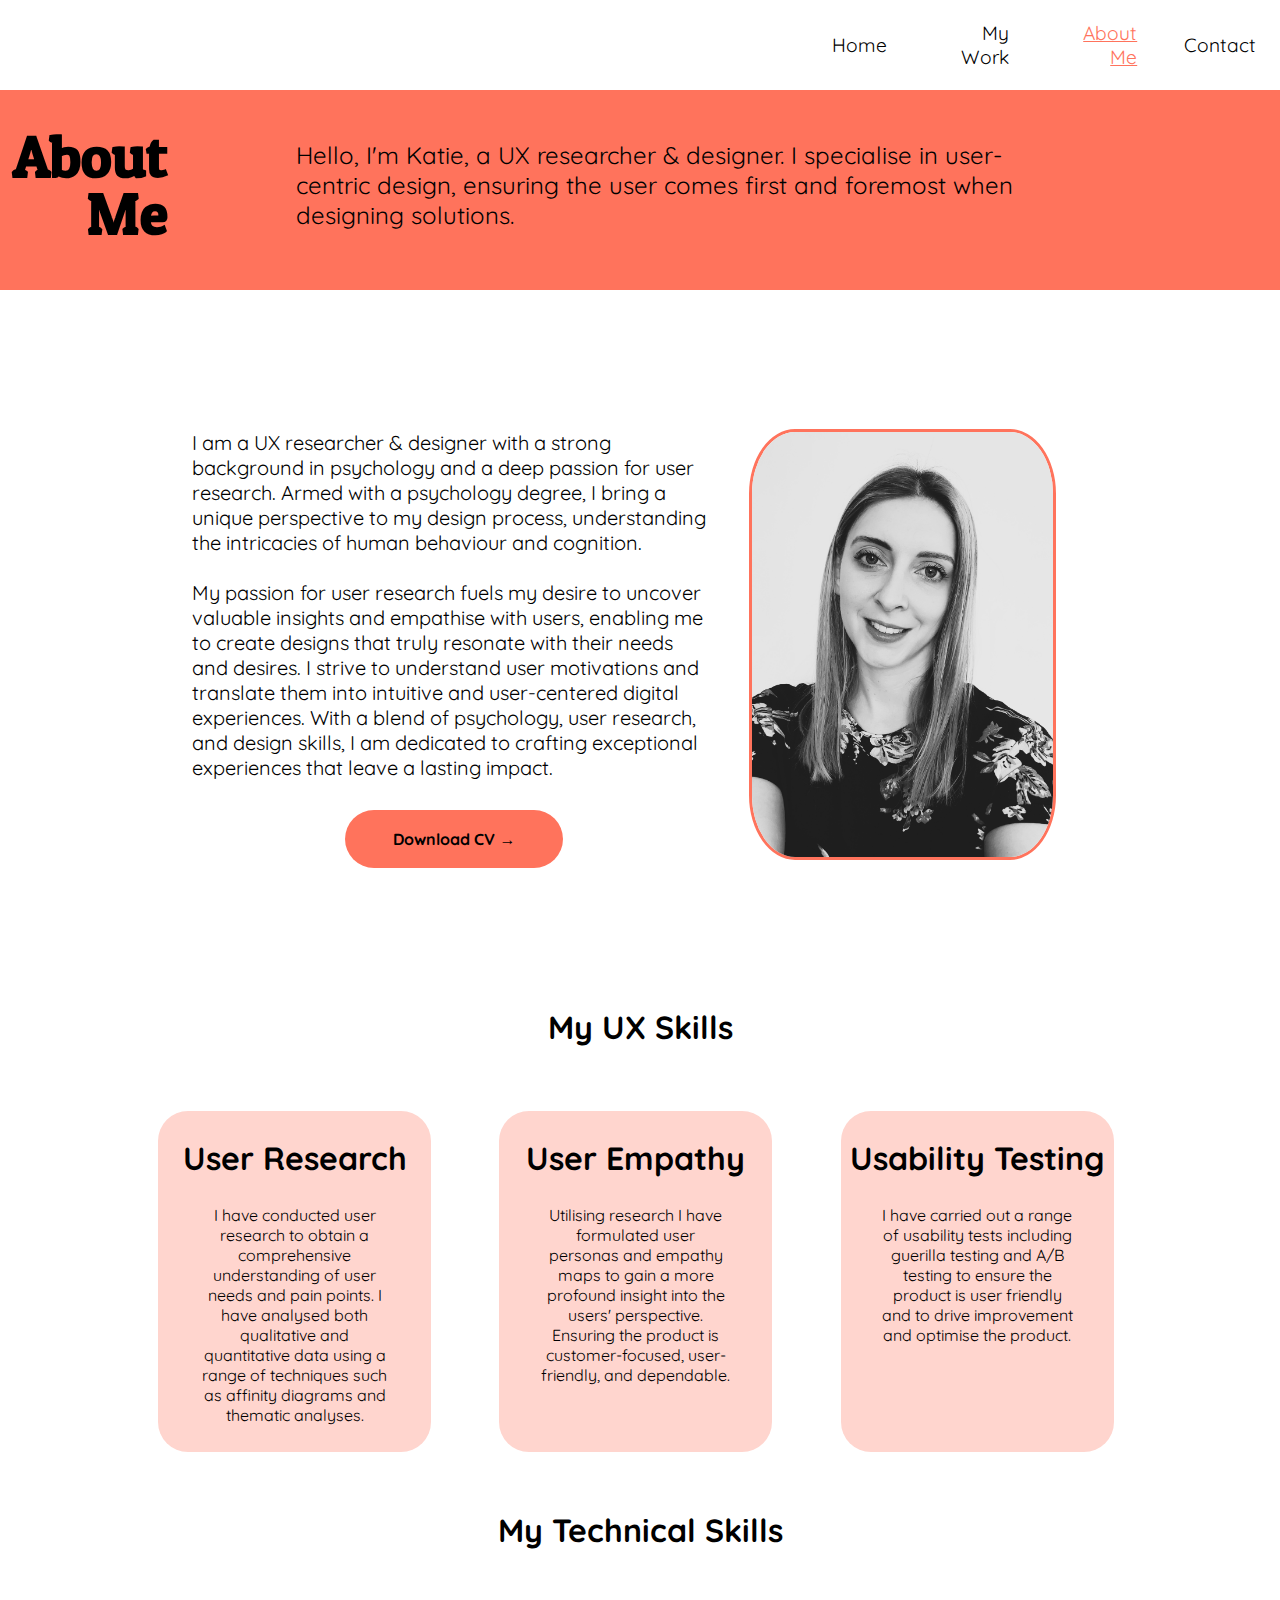
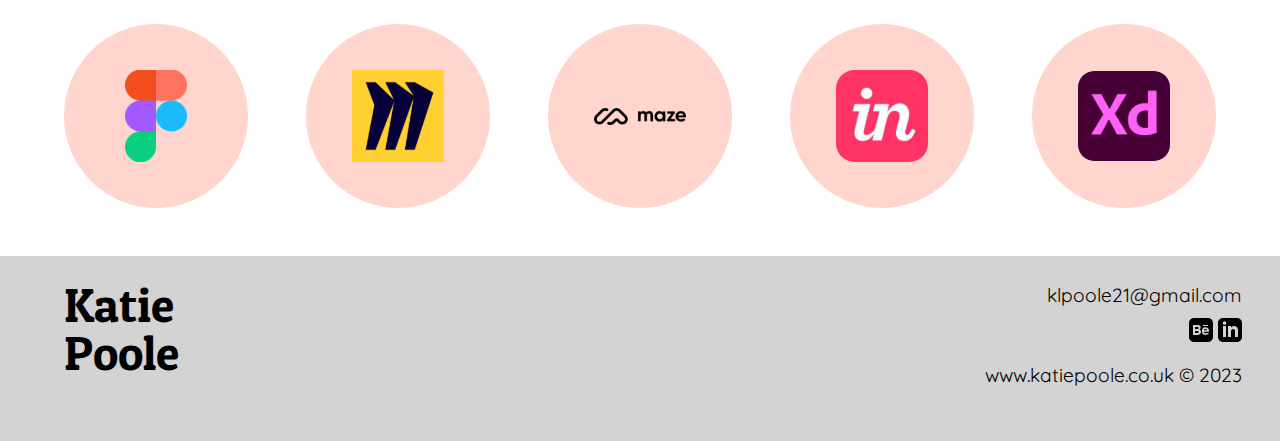
<file: aboutme.html>
<!DOCTYPE html>
<html>

<head>
    <meta charset="utf-8 ">
    <meta name="viewport" content="width=device-width, initial-scale=1">
    <title>Katie Poole About Me</title>
    <link rel="stylesheet" href="/index.css">
    <link rel="preconnect" href="https://fonts.googleapis.com">
    <link rel="preconnect" href="https://fonts.gstatic.com" crossorigin>
    <link href="https://fonts.googleapis.com/css2?family=Patua+One&family=Quicksand:wght@400;500;600;700&display=swap"
        rel="stylesheet">
</head>

<body>

    <header class="navigation">
        <nav class="inlineBlock w40 flexEnd">
            <ul class="navbarList flexEnd">
                <li class="inlineBlock"><a href="index.html">Home</a></li>
                <li class="inlineBlock"><a href="mywork.html">My Work</a></li>
                <li class="inlineBlock"><a href="aboutme.html" class="inuse">About Me</a></li>
                <li class="inlineBlock">Contact</li>
            </ul>
        </nav>

    </header>
    <section class="heading">
        <div class="banner">
            <h1 class="pageHeading">About<br>Me</h1>
            <p class="headingText">Hello, I'm Katie, a UX researcher & designer. I specialise in user-centric design,
                ensuring the user comes first and foremost when designing solutions.</p>
        </div>

    </section>

    <section class="aboutMeSection">
        <div class="textDiv">
            <p class="aboutMeParagraph">I am a UX researcher & designer with a strong background in psychology and a
                deep
                passion
                for user research. Armed with a psychology degree, I bring a unique perspective to my design process,
                understanding the intricacies of human behaviour and cognition. 
                <br><br>
                My passion for user research fuels my desire to uncover valuable insights and empathise with users,
                enabling
                me to create designs that truly resonate with their needs and desires. I strive to understand user
                motivations and translate them into intuitive and user-centered digital experiences. With a blend of
                psychology, user research, and design skills, I am dedicated to crafting exceptional experiences that
                leave
                a lasting impact.
            </p>
        </div>

        
            <div class="buttonContainer">
                <a href="Documents\CV.pdf" target="_blank" rel="noopener noreferrer"
                    class="buttonStyle buttonHover">Download CV &#x2192;</a>
            </div>
        
        


        <div class="ImgKatie">
            <img src="Images\About Me Photo.jpg" class="aboutMeImg" alt="photo of person">
        </div>



    </section>

    <!--  My UX Skills section coded using CSS flex -->
    <section>

        <div class="skillsHeading">
            <h1>My UX Skills</h1>
        </div>

        <div class="skillsFlex">
            <div class="skillsContainerCommon skillsContainer">
                <div class="pinkBackground">
                    <h1>User Research</h1>
                    <p class="skillsText">I have conducted user research to obtain a comprehensive understanding of user
                        needs
                        and pain points. I have analysed both qualitative and quantitative data using a range of
                        techniques
                        such
                        as
                        affinity diagrams and thematic analyses.
                    </p>
                </div>
            </div>

            <div class="skillsContainerCommon skillsContainer">
                <div class="pinkBackground">
                    <h1>User Empathy</h1>
                    <p class="skillsText">Utilising research I have formulated user personas and empathy maps to gain a
                        more
                        profound insight into the users' perspective. Ensuring the product is customer-focused,
                        user-friendly, and dependable.
                    </p>
                </div>
            </div>

            <div class="skillsContainerCommon skillsContainer">
                <div class="pinkBackground">
                    <h1>Usability Testing</h1>
                    <p class="skillsText">I have carried out a range of usability tests including guerilla testing and
                        A/B
                        testing to ensure the product is user friendly and to drive improvement and optimise the
                        product.
                    </p>
                </div>
            </div>
        </div>

    </section>


    <section class="myTechnicalSkills">
        <div class="tskillsHeading">
            <h1>My Technical Skills</h1>
        </div>
        <div class="tSkillsContainer1 skillsContainerCommon">
            <div class="pinkCircle">
                <img src="Images\Frame 62figma.svg" class="tSkillsLogo" alt="Figma Logo">
            </div>
        </div>
        <div class="tSkillsContainer2 skillsContainerCommon">
            <div class="pinkCircle">
                <img src="Images\Frame 63miro.svg" class="tSkillsLogo" alt="Miro Logo">

            </div>
        </div>
        <div class="tSkillsContainer3 skillsContainerCommon">
            <div class="pinkCircle">
                <img src="Images\Frame 64maze.svg" class="tSkillsLogo" alt="Maze Logo">

            </div>
        </div>
        <div class="tSkillsContainer4 skillsContainerCommon">
            <div class="pinkCircle">
                <img src="Images\Frame 65inv.svg" class="tSkillsLogo invisionLogo" alt="Invision Logo">

            </div>
        </div>
        <div class="tSkillsContainer5 skillsContainerCommon">
            <div class="pinkCircle">
                <img src="Images\Frame 66xd.svg" class="tSkillsLogo" alt="AdobeXD Logo">

            </div>
        </div>

    </section>

    <footer class="footerRow">
        <div class="footerLogo">
            Katie
            <br>
            Poole
        </div>
        <div class="footerList">
            <ul>
                <li>klpoole21@gmail.com</li>
                <li><img src="Images\iconmonstr-behance-3.svg" class="" alt="LinkedIn Logo"> <img
                        src="Images\iconmonstr-linkedin-3.svg" class="" alt="Behance logo"></li>
                <li>www.katiepoole.co.uk © 2023</li>
            </ul>
        </div>
    </footer>








</body>

</html>
</file>
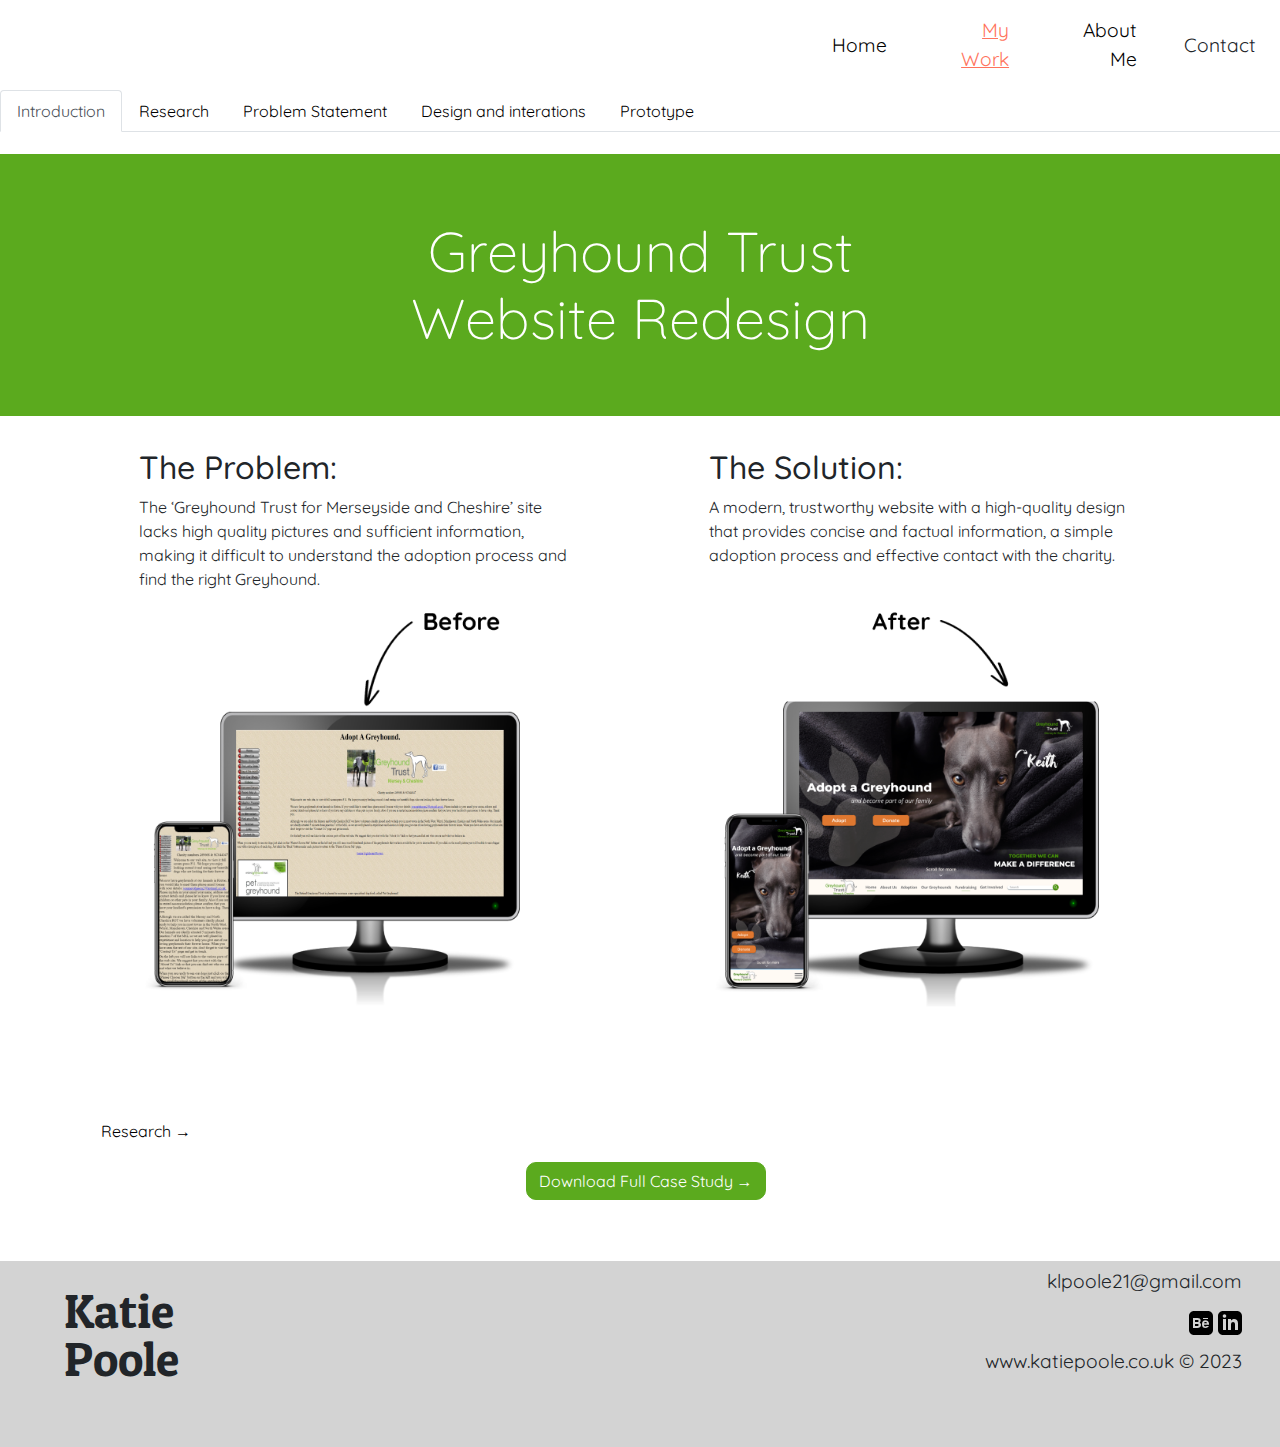
<file: casestudygh.html>
<!DOCTYPE html>
<html>

<head>
    <meta charset="utf-8 ">
    <meta name="viewport" content="width=device-width, initial-scale=1">
    <title>Katie Poole</title>
    <link rel="stylesheet" href="https://cdn.jsdelivr.net/npm/bootstrap@4.0.0/dist/css/bootstrap.min.css"
        integrity="sha384-Gn5384xqQ1aoWXA+058RXPxPg6fy4IWvTNh0E263XmFcJlSAwiGgFAW/dAiS6JXm" crossorigin="anonymous">
    <link rel="stylesheet" href="/index.css">
    <link rel="preconnect" href="https://fonts.googleapis.com">
    <link rel="preconnect" href="https://fonts.gstatic.com" crossorigin>
    <link href="https://fonts.googleapis.com/css2?family=Patua+One&family=Quicksand:wght@400;500;600;700&display=swap"
        rel="stylesheet">
    <script src="https://ajax.googleapis.com/ajax/libs/jquery/3.6.4/jquery.min.js"></script>
</head>

<body>

    <header class="navigation">
        <nav class="inlineBlock w40 flexEnd">
            <ul class="navbarList flexEnd">
                <li class="inlineBlock"><a href="index.html">Home</a></li>
                <li class="inlineBlock"><a href="mywork.html" class="inuse">My Work</li>
                <li class="inlineBlock"><a href="aboutme.html">About Me</a></li>
                <li class="inlineBlock">Contact</li>
            </ul>
        </nav>


    </header>

    <!-- navigation using nav component -->

    <ul class="nav nav-tabs tabNav" id="myTab" role="tablist">
        <li class="nav-item">
            <a class="nav-link active" id="intro-tab" data-toggle="tab" href="#intro" role="tab" aria-controls="intro"
                aria-selected="true">Introduction</a>
        </li>
        <li class="nav-item">
            <a class="nav-link" id="research-tab" data-toggle="tab" href="#research" role="tab" aria-controls="research"
                aria-selected="false">Research</a>
        </li>
        <li class="nav-item">
            <a class="nav-link" id="problem-tab" data-toggle="tab" href="#problem" role="tab" aria-controls="problem"
                aria-selected="false">Problem Statement</a>
        </li>
        <li class="nav-item">
            <a class="nav-link" id="design-tab" data-toggle="tab" href="#design" role="tab" aria-controls="design"
                aria-selected="false">Design and interations</a>
        </li>
        <li class="nav-item">
            <a class="nav-link" id="prototype-tab" data-toggle="tab" href="#prototype" role="tab"
                aria-controls="prototype" aria-selected="false">Prototype</a>
        </li>
    </ul>

    <!-- Introduction to the business using junbotron component and Bootstrap 4 col system-->
    <div class="tab-content" id="myTabContent">
        <div class="tab-pane fade show active" id="intro" role="tabpanel" aria-labelledby="intro-tab">
            <div class="jumbotron jumbotron-fluid greenHeader">
                <div class="container">
                    <h1 class="display-4 center">Greyhound Trust <br>Website Redesign</h1>
                </div>
            </div>
            <div class="container">
                <div class="row">
                    <div class="col-md-6">
                        <div class="intro">
                            <h2>The Problem:</h2>
                            <p>The ‘Greyhound Trust for Merseyside and Cheshire’ site lacks high quality pictures
                                and
                                sufficient
                                information, making it difficult to understand the adoption process and find the
                                right
                                Greyhound.
                            </p>
                            <img src="Images\Group 17.png" class="ghIntroPics">
                        </div>
                    </div>

                    <div class="col-md-6">
                        <div class="intro">
                            <h2>The Solution:</h2>
                            <p>A modern, trustworthy website with a high-quality design that provides concise and
                                factual
                                information, a simple adoption process and effective contact with the charity.
                            </p><br>
                            <img src="Images\Group 16.png" class="ghIntroPics">

                        </div>
                    </div>
                </div>
                <div class="row space">
                </div>

                <div class="nav" id="myTab" role="tablist">
                    <li class="nav-item">
                        <a class="nav-link" id="research-tab" data-toggle="tab" href="#research"  role="tab"
                            aria-controls="research" aria-selected="false">Research &#x2192;</a>
                    </li>
                </div>


                <div class="row">
                    <div class="col">
                        <div class="buttonContainer">
                            <a href="Documents\Portfolio Wireframes - desktop.pdf" target="_blank"
                                rel="noopener noreferrer" class="btn btn-primary ghButton">Download Full Case Study
                                &#x2192;</a>
                        </div>

                    </div>
                </div>

                <div class="row space">

                </div>


            </div>
        </div>

        <!-- Research using junbotron component and Bootstrap 4 col system-->

        <div class="tab-pane fade" id="research" role="tabpanel" aria-labelledby="research-tab">

            <div class="jumbotron jumbotron-fluid greenHeader">
                <div class="container">
                    <h1 class="display-4 center problemHeading">Understanding the Problem</h1>
                </div>
            </div>


            <div class="container">
                <div class="row">
                    <p>To find out the problems users were having wth the current website we conducted
                        in-depth research and a
                        comprehensive heuristic evaluation</p>
                </div>

                <div class="row">
                    <div class="col-md-4">
                        <div class="researchContainer">
                            <h2>6</h2>
                            <p>Usability tests</p>
                        </div>
                    </div>
                    <div class="col-md-4">
                        <div class="researchContainer">
                            <h2>47</h2>
                            <p>Survey Respondents</p>
                        </div>
                    </div>
                    <div class="col-md-4">
                        <div class="researchContainer">
                            <h2>6</h2>
                            <p>Competitor sites analysed</p>
                        </div>
                    </div>
                </div>

                <div class="row">
                    <h2>Research Findings</h2>
                    <p><br>We analysed the results using an affinity diagram and categorised the responses. The main
                        issues
                        that were highlighted were people did not like the design and layout, they thought the design
                        looked outdated and they felt the placement of images and information were wrong. This led the
                        users to not trust the website</p>

                </div>

                <div class="row">
                    <div class="col-md-6">
                        <div class="researchContainer orange">
                            <h2>98%</h2>
                            <p>
                                of respondents thought it was important for the website to provide <strong>comprehensive
                                    information</strong> about greyhound characteristics, behaviour, and specific care
                                needs.
                            </p>
                        </div>
                    </div>
                    <div class="col-md-6">
                        <div class="researchContainer orange">
                            <h2>94%</h2>
                            <p>of respondents thought seeing the registered charity number was essential to make the
                                website look trustworthy</p>
                            <br><br>
                        </div>
                    </div>
                </div>

                <div class="row">
                    <div class="col-md-6">
                        <div class="researchContainer orange small">
                            <h5>I don't like the low quality pictures.<br><br></h5>
                        </div>
                    </div>

                    <div class="col-md-6">
                        <div class="researchContainer small">
                            <h5>The website looks so old and outdated it looks like they’re not around.</h5>
                        </div>
                    </div>
                </div>

                <div class="row">
                    <div class="col-md-6">
                        <div class="researchContainer small">
                            <h5>I don’t understand some of the writing e.g. “the lucky ones”.</h5>
                        </div>
                    </div>

                    <div class="col-md-6">
                        <div class="researchContainer orange small">
                            <h5>Layout doesn’t look trustworthy. I would not donate.</h5>
                        </div>
                    </div>
                </div>

                <div class="row">
                    <p><br><br>To help us empathise with our users and understand their problems in more depth we
                        collated our research findings into a user persona and empathy map.</p>

                    <div class="empathyMapContainer">

                        <img src="Images\Empathy Map GH.png" class="empathyMap">

                    </div>
                </div>

                <div class="row space">
                </div>

                <div class="nav" id="myTab" role="tablist">
                    <li class="nav-item">
                        <a class="nav-link" id="problem-tab" data-toggle="tab" href="#problem" role="tab"
                            aria-controls="problem" aria-selected="false">Problem Statement &#x2192;</a>
                    </li>
                </div>



                <div class="row space">

                </div>



            </div>
        </div>

        <!-- Problem Statement using junbotron component and Bootstrap 4 col system-->

        <div class="tab-pane fade" id="problem" role="tabpanel" aria-labelledby="problem-tab">

            <div class="jumbotron jumbotron-fluid greenHeader">
                <div class="container">
                    <h1 class="display-4 center problemHeading">Problem Statement</h1>

                </div>
            </div>

            <div class="container">
                <div class="row">
                    <h5>
                        Research found the website contained <strong> low quality images,</strong> an
                        <strong>inconsistent colour scheme</strong> and a <strong>lack of standard website
                        </strong>navigation <strong>header and footer</strong> features. This led users to <strong>lose
                            trust </strong>in the website, which resulted in the <strong>charity losing
                            sponsors.</strong> Users are seeking a <strong>trustworthy website </strong>with a
                        <strong>high-quality design</strong> that provides <strong>concise and factual</strong>
                        information, a <strong>simple adoption process</strong> and effective contact with the charity.
                    </h5>
                </div>

                <div class="row space">
                </div>


                <div class="nav" id="myTab" role="tablist">
                    <li class="nav-item">
                        <a class="nav-link" id="design-tab" data-toggle="tab" href="#design" role="tab"
                            aria-controls="design" aria-selected="false">Design and interations &#x2192;</a>
                    </li>
                </div>

                <div class="row spaceBig">

                </div>

            </div>



        </div>


        <!-- Iteration section using junbotron component and Bootstrap 4 col system-->


        <div class="tab-pane fade" id="design" role="tabpanel" aria-labelledby="design-tab">
            <div class="jumbotron jumbotron-fluid greenHeader">
                <div class="container">
                    <h1 class="display-4 center problemHeading problemHeadingMobile">Design and Iterations</h1>

                </div>
            </div>

            <div class="container">
                <div class="row">
                    <p>We brainstormed using the I like, I wish, What if method and then prioritised using a feature
                        prioritisation method. We focussed on features that were a high priority for users and a high
                        priority for the charity.

                        <br><br> With the features that were selected for development we created a user journey map, a
                        storyboard
                        and user flows to map out the new user experience. We also redesigned the navigation and created
                        a new sitemap.

                        <br><br>We created a mood board for inspiration and then sketched ideas for the website
                        redesign. We created low-fidelity prototypes in Figma ensuring the design was responsive.
                    </p>
                </div>


                <div class="row">
                    <div class="empathyMapContainer">
                        <img src="Images\GH Wireframes.png" class="wireframes">
                    </div>

                </div>


                <div class="row">
                    <p> Using Maze we completed testing on the low-fidelity prototypes and continually through the
                        design of the high-fidelity prototypes using Guerrilla testing methods, 5 second tests and A/B
                        Tests. This ensured the high-fidelity design was user-led. <br><br>

                        We categorised responses from guerrilla tests and five second tests by collating the most common
                        responses.

                    </p>
                    <div class="empathyMapContainer">
                        <img src="Images\Testing.png" class="wireframes">
                    </div>

                </div>

                <div class="row space">
                </div>

                <div class="nav" id="myTab" role="tablist">
                    <li class="nav-item">
                        <a class="nav-link" id="prototype-tab" data-toggle="tab" href="#prototype" role="tab"
                            aria-controls="prototype" aria-selected="false">Prototype &#x2192;</a>
                    </li>
                </div>

                <div class="row space">
                </div>
            </div>

        </div>

        <!-- Prototype using junbotron component and Bootstrap 4 col system-->

        <div class="tab-pane fade" id="prototype" role="tabpanel" aria-labelledby="prototype-tab">

            <div class="jumbotron jumbotron-fluid greenHeader">
                <div class="container">
                    <h1 class="display-4 center problemHeading">Prototype</h1>

                </div>
            </div>

            <div class="container">
                <div class="row">
                    <div class="empathyMapContainer">
                        <img src="Images\GH prototype.png" class="wireframes">
                    </div>

                </div>

                <div class="row">
                    <div class="col">
                        <div class="buttonContainer">
                            <a href="Documents\Portfolio Wireframes - desktop.pdf" target="_blank"
                                rel="noopener noreferrer" class="btn btn-primary ghButton">Download Full Case Study
                                &#x2192;</a>
                        </div>

                    </div>
                </div>
            </div>

            <div class="row space">

            </div>

        </div>

    </div>
    </div>



    <footer class="footerRow">
        <div class="footerLogo">
            Katie
            <br>
            Poole
        </div>
        <div class="footerList">
            <ul>
                <li>klpoole21@gmail.com</li>
                <li><img src="Images\iconmonstr-behance-3.svg" class="" alt="LinkedIn Logo"> <img
                        src="Images\iconmonstr-linkedin-3.svg" class="" alt="Behance logo"></li>
                <li>www.katiepoole.co.uk © 2023</li>
            </ul>
        </div>
    </footer>






</body>


<script src="https://code.jquery.com/jquery-3.2.1.slim.min.js"
    integrity="sha384-KJ3o2DKtIkvYIK3UENzmM7KCkRr/rE9/Qpg6aAZGJwFDMVNA/GpGFF93hXpG5KkN"
    crossorigin="anonymous"></script>
<script src="https://cdn.jsdelivr.net/npm/popper.js@1.12.9/dist/umd/popper.min.js"
    integrity="sha384-ApNbgh9B+Y1QKtv3Rn7W3mgPxhU9K/ScQsAP7hUibX39j7fakFPskvXusvfa0b4Q"
    crossorigin="anonymous"></script>
<script src="https://cdn.jsdelivr.net/npm/bootstrap@4.0.0/dist/js/bootstrap.min.js"
    integrity="sha384-JZR6Spejh4U02d8jOt6vLEHfe/JQGiRRSQQxSfFWpi1MquVdAyjUar5+76PVCmYl"
    crossorigin="anonymous"></script>
<script src="js/index.js"></script>
</body>

</html>
</file>
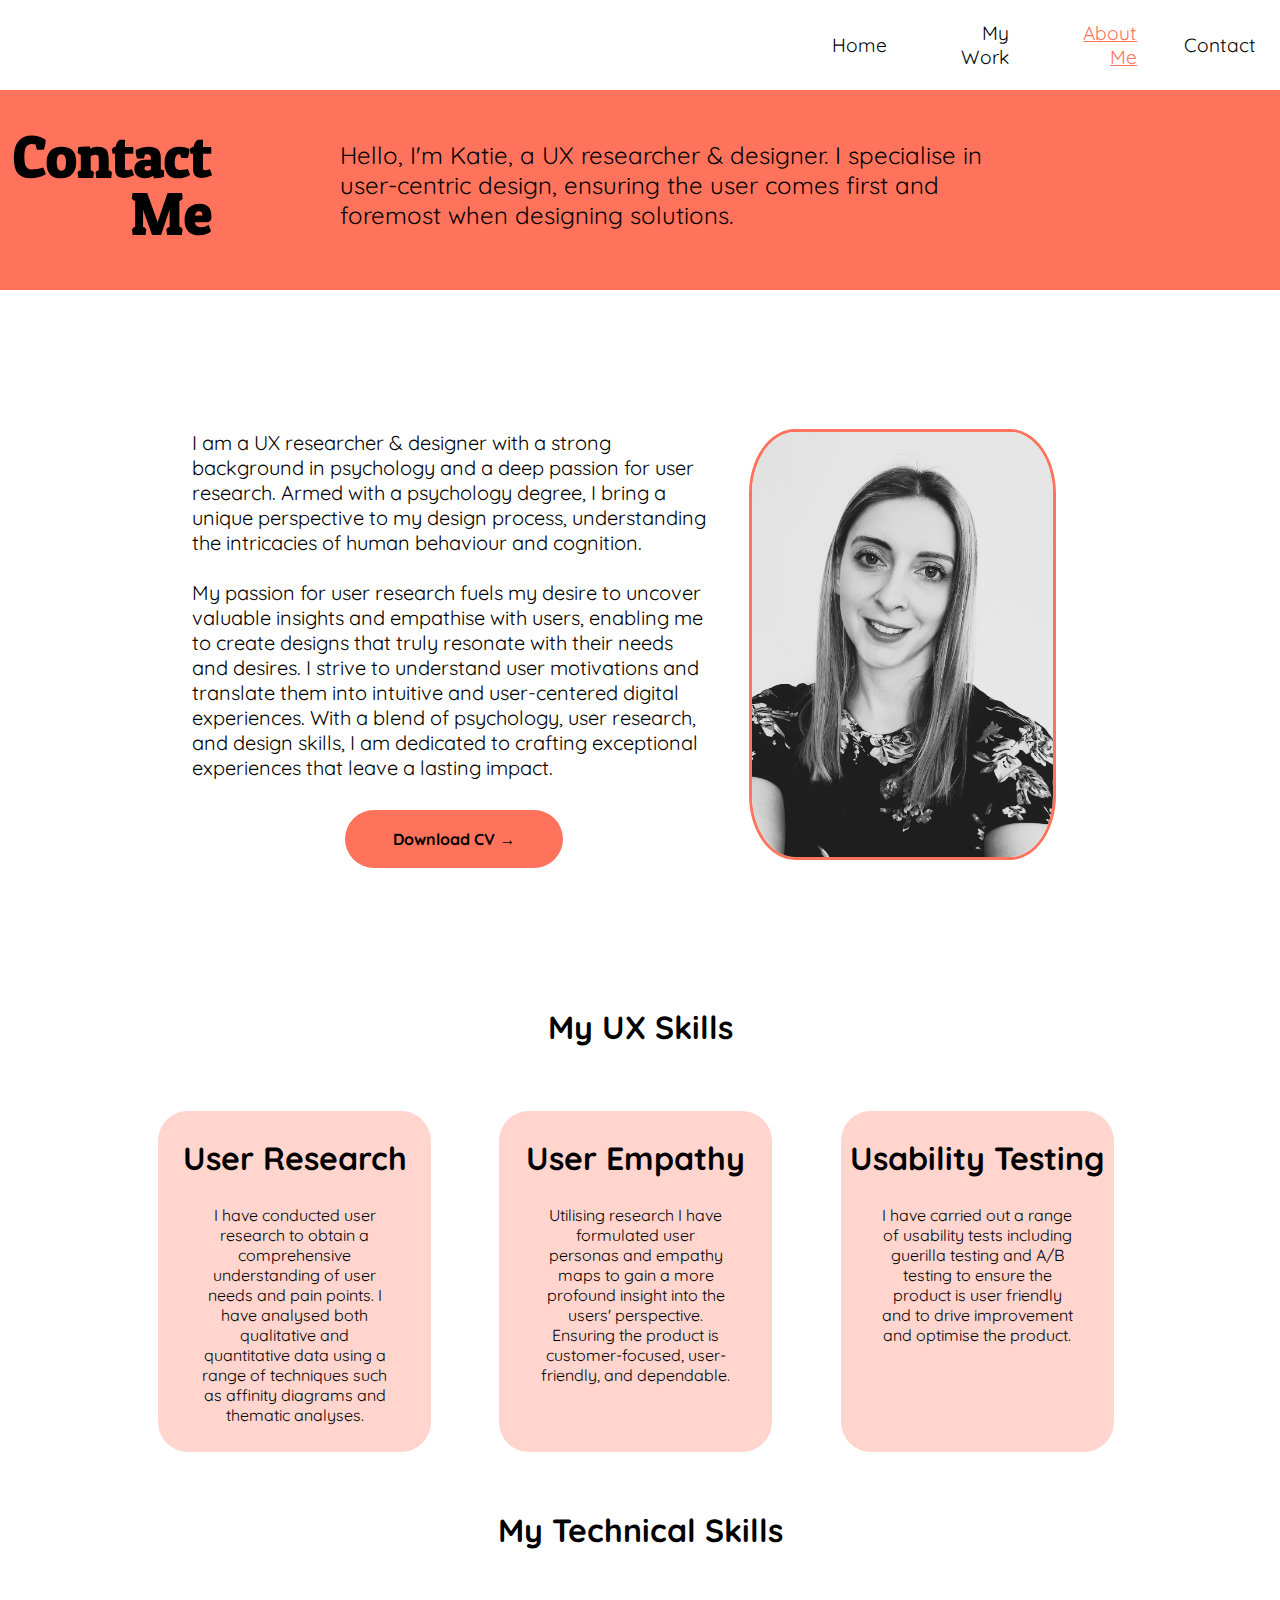
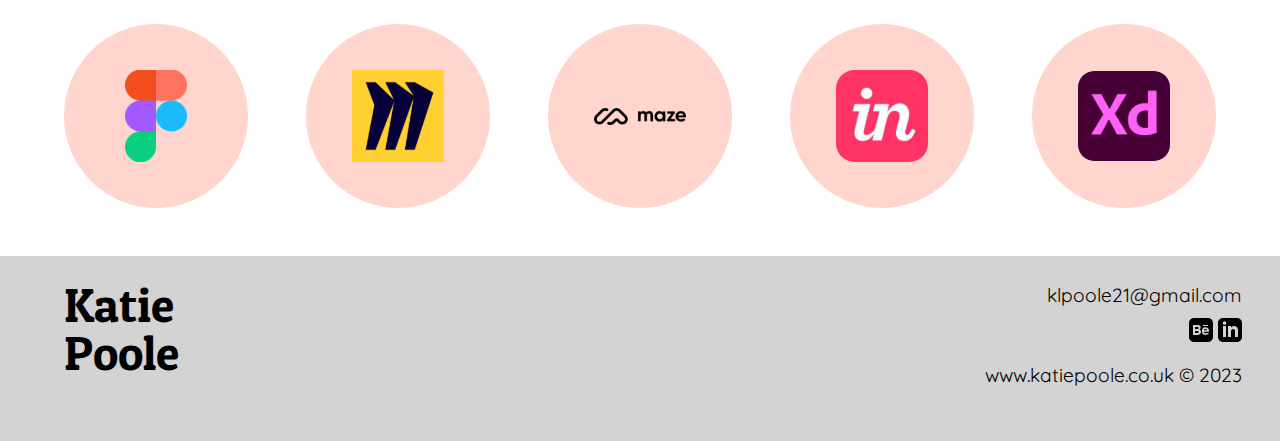
<file: contact.html>
<!DOCTYPE html>
<html>

<head>
    <meta charset="utf-8 ">
    <meta name="viewport" content="width=device-width, initial-scale=1">
    <title>Katie Poole Contact</title>
    <link rel="stylesheet" href="/index.css">
    <link rel="preconnect" href="https://fonts.googleapis.com">
    <link rel="preconnect" href="https://fonts.gstatic.com" crossorigin>
    <link href="https://fonts.googleapis.com/css2?family=Patua+One&family=Quicksand:wght@400;500;600;700&display=swap"
        rel="stylesheet">
</head>

<body>

    <header class="navigation">
        <nav class="inlineBlock w40 flexEnd">
            <ul class="navbarList flexEnd">
                <li class="inlineBlock"><a href="index.html">Home</a></li>
                <li class="inlineBlock"><a href="mywork.html">My Work</a></li>
                <li class="inlineBlock"><a href="aboutme.html" class="inuse">About Me</a></li>
                <li class="inlineBlock">Contact</li>
            </ul>
        </nav>

    </header>
    <section class="heading">
        <div class="banner">
            <h1 class="pageHeading">Contact<br>Me</h1>
            <p class="headingText">Hello, I'm Katie, a UX researcher & designer. I specialise in user-centric design,
                ensuring the user comes first and foremost when designing solutions.</p>
        </div>

    </section>

    <section class="aboutMeSection">
        <div class="textDiv">
            <p class="aboutMeParagraph">I am a UX researcher & designer with a strong background in psychology and a
                deep
                passion
                for user research. Armed with a psychology degree, I bring a unique perspective to my design process,
                understanding the intricacies of human behaviour and cognition. 
                <br><br>
                My passion for user research fuels my desire to uncover valuable insights and empathise with users,
                enabling
                me to create designs that truly resonate with their needs and desires. I strive to understand user
                motivations and translate them into intuitive and user-centered digital experiences. With a blend of
                psychology, user research, and design skills, I am dedicated to crafting exceptional experiences that
                leave
                a lasting impact.
            </p>
        </div>

        
            <div class="buttonContainer">
                <a href="Documents\CV.pdf" target="_blank" rel="noopener noreferrer"
                    class="buttonStyle buttonHover">Download CV &#x2192;</a>
            </div>
        
        


        <div class="ImgKatie">
            <img src="Images\About Me Photo.jpg" class="aboutMeImg" alt="photo of person">
        </div>



    </section>

    <!--  My UX Skills section coded using CSS flex -->
    <section>

        <div class="skillsHeading">
            <h1>My UX Skills</h1>
        </div>

        <div class="skillsFlex">
            <div class="skillsContainerCommon skillsContainer">
                <div class="pinkBackground">
                    <h1>User Research</h1>
                    <p class="skillsText">I have conducted user research to obtain a comprehensive understanding of user
                        needs
                        and pain points. I have analysed both qualitative and quantitative data using a range of
                        techniques
                        such
                        as
                        affinity diagrams and thematic analyses.
                    </p>
                </div>
            </div>

            <div class="skillsContainerCommon skillsContainer">
                <div class="pinkBackground">
                    <h1>User Empathy</h1>
                    <p class="skillsText">Utilising research I have formulated user personas and empathy maps to gain a
                        more
                        profound insight into the users' perspective. Ensuring the product is customer-focused,
                        user-friendly, and dependable.
                    </p>
                </div>
            </div>

            <div class="skillsContainerCommon skillsContainer">
                <div class="pinkBackground">
                    <h1>Usability Testing</h1>
                    <p class="skillsText">I have carried out a range of usability tests including guerilla testing and
                        A/B
                        testing to ensure the product is user friendly and to drive improvement and optimise the
                        product.
                    </p>
                </div>
            </div>
        </div>

    </section>


    <section class="myTechnicalSkills">
        <div class="tskillsHeading">
            <h1>My Technical Skills</h1>
        </div>
        <div class="tSkillsContainer1 skillsContainerCommon">
            <div class="pinkCircle">
                <img src="Images\Frame 62figma.svg" class="tSkillsLogo" alt="Figma Logo">
            </div>
        </div>
        <div class="tSkillsContainer2 skillsContainerCommon">
            <div class="pinkCircle">
                <img src="Images\Frame 63miro.svg" class="tSkillsLogo" alt="Miro Logo">

            </div>
        </div>
        <div class="tSkillsContainer3 skillsContainerCommon">
            <div class="pinkCircle">
                <img src="Images\Frame 64maze.svg" class="tSkillsLogo" alt="Maze Logo">

            </div>
        </div>
        <div class="tSkillsContainer4 skillsContainerCommon">
            <div class="pinkCircle">
                <img src="Images\Frame 65inv.svg" class="tSkillsLogo invisionLogo" alt="Invision Logo">

            </div>
        </div>
        <div class="tSkillsContainer5 skillsContainerCommon">
            <div class="pinkCircle">
                <img src="Images\Frame 66xd.svg" class="tSkillsLogo" alt="AdobeXD Logo">

            </div>
        </div>

    </section>

    <footer class="footerRow">
        <div class="footerLogo">
            Katie
            <br>
            Poole
        </div>
        <div class="footerList">
            <ul>
                <li>klpoole21@gmail.com</li>
                <li><img src="Images\iconmonstr-behance-3.svg" class="" alt="LinkedIn Logo"> <img
                        src="Images\iconmonstr-linkedin-3.svg" class="" alt="Behance logo"></li>
                <li>www.katiepoole.co.uk © 2023</li>
            </ul>
        </div>
    </footer>








</body>

</html>
</file>
<file: index.css>
body {
    font-family: 'Quicksand', sans-serif;
    padding: 0%;
    margin: 0%;
}

h1 {
    margin: 0%;
}

.inlineBlock {
    display: inline-block;
    vertical-align: top;

}

a {
    color: black;
    text-decoration: none;

}

a:hover {
    color: #FF735C;

}

.inuse {
    color: #FF735C;
    text-decoration: underline;

}


.flexEnd {
    display: flex;
    flex-direction: row;
    align-items: center;
    justify-content: end;
    text-align: center;
}


.navbarList {
    width: 100%;
    text-align: right;
    margin-bottom: 0;
    margin-top: 0;
    font-size: 1.2rem;
}

.w40 {
    width: 40%;
}


.navigation {
    display: flex;
    justify-content: flex-end;
    align-items: center;
    height: 10vh;
    position: sticky;
    top: 0;
    z-index: 1;
    background-color: white;

}

.navigation li {
    padding-left: 5%;
    padding-right: 5%;

}


.coralBox {
    background-color: #FF735C;
    height: 100vh;
    position: absolute;
    top: 0;
    left: 0;
    z-index: 2;
    width: 58%;
}


.logoContainer {
    position: relative;
    top: 47vh;
    width: 100%;
    text-align: right;
}


.logoContainer h1 {
    font-family: 'Patua One', cursive;
    color: white;
    font-size: 8rem;
    margin: 0%;
    z-index: 2;
    font-weight: 500;

}

.logoK {
    letter-spacing: 2px;
    line-height: 30%;
}


.homepageSection {
    height: 90vh;
    width: 100%
}

.mainSection {
    height: 100%;
    width: 100%;
    display: grid;
    grid-template-columns: [first] 58% [line2] 42% [end];
    grid-template-rows: [row1-start] 1fr [row1-end] 1fr [third-line] 1fr;
    grid-template-areas: "box quote"
        "box text"
        "box button";

}

.quote {
    grid-area: quote;
    display: flex;
    flex-direction: column;
    align-items: center;
    justify-content: center;
    padding-top: 10%;
    transition: transform 1s;
}

.moveBase {
    transition: transform 1s;
}

.button {
    grid-area: button;
    display: flex;
    flex-direction: row;

}

.quoteMainText {
    font-size: 2rem;
    padding-left: 20%;
    padding-right: 20%;
    text-align: center;
    font-weight: lighter;
    margin: 0;

}


.quoteSpeechMarks {
    color: #FF735C;
    display: inline-block;
    font-family: 'Quicksand', sans-serif;
    font-weight: bold;
    font-size: 3rem;
    line-height: 10%;
}

.author {
    font-size: 0.75rem;
    text-align: center;
    vertical-align: middle;
    display: block;
    font-style: italic;
}


.aboutMe {
    grid-area: text;
    display: flex;
    flex-direction: row;
    align-items: center;
    font-weight: lighter;
}

.aboutMeText {
    font-size: 1.75rem;
    text-align: center;
    vertical-align: middle;
    padding-left: 15%;
    padding-right: 15%;
    font-weight: lighter;
    margin: 0;
}


.buttonStyle {
    border-radius: 30px;
    border-color: #FF735C;
    background-color: #FF735C;
    font-family: 'Quicksand', sans-serif;
    width: 218px;
    height: 58px;
    font-weight: bold !important;
    border: none;
    line-height: 58px;
    margin: 1%;
}

.buttonHover:hover {
    background-color: #fcb7ac;

}

.buttonContainer {
    width: 99%;
    display: flex;
    flex-direction: row;
    justify-content: space-evenly;
    text-align: center;
    margin: 1%
}

.subtitleContainer {
    width: 100%;
}

.subtitle {
    text-align: center;
    font-size: 2rem;
    padding: 6%;

}


.footerRow {
    display: flex;
    flex-direction: row;
    width: 100%;
    background-color: lightgrey;
    justify-content: space-between;
}


.footerLogo {
    font-family: 'Patua One', cursive;
    font-size: 3rem;
    line-height: 1;
    padding-top: 2%;
    padding-bottom: 5%;
    padding-right: 2%;
    padding-left: 5%;
}

.footerList {
    text-align: end;
    line-height: 40px;
    padding-right: 3%;
    font-size: 1.2rem;

}

.footerList li {
    list-style-type: none;
}

.socialLogo {
    height: 40px;
}

.heading {
    height: 320px;
}

.banner {
    width: 100%;
    background-color: #FF735C;
    height: 200px;
    display: flex;
    flex-direction: row;
}


.pageHeading {
    font-family: 'Patua One', cursive;
    font-size: 3.6rem;
    line-height: 57px;
    text-align: right;
    width: 25%;
    display: inline-block;
    padding-top: 3%;
    padding-left: 1%;


}


.headingText {
    font-size: 1.5rem;
    width: auto;
    text-align: left;
    padding-left: 10%;
    padding-top: 2%;
    padding-right: 20%;


}

.aboutMeSection {
    display: grid;
    grid-template-columns: [first] 58% [line2] 42% [end];
    grid-template-rows: auto auto;
    grid-template-areas: "textDiv ImgKatie" "cvButton ImgKatie";
    margin-left: 15%;
    margin-right: 15%;
    margin-bottom: 5%;

}

.textDiv {
    grid-area: textDiv;
}

.aboutMeParagraph {
    font-size: 1.25rem;
    text-align: left;

}


.cvButton {
    grid-area: cvButton;
    text-align: center;
}

.ImgKatie {
    grid-area: ImgKatie;
}

.aboutMeImg {
    object-fit: contain;
    max-width: 80%;
    max-height: 80vh;
    border: 3px solid #FF735C;
    border-radius: 15%;
    margin-left: 10%;
    margin-top: 5%
}


.skillsHeading {
    text-align: center;
    margin: auto;
    padding-bottom: 5%;
    padding-top: 5%;
}

.navbarContainer {
    width: 40%;
}


.skillsFlex {
    margin-left: 10%;
    margin-right: 10%;
    display: flex;
    flex-direction: row;

}

.pinkBackground {
    max-height: 100%;
    height: 100%;
    width: 80%;
    max-width: 80%;
    background-color: #FFD5CE;
    text-align: center;
    border-radius: 30px;
    margin-left: 30px;
    margin-right: 30px;

}

.skillsText {
    padding: 0% 15% 0% 15%;
    margin: 0%;
}

.pinkBackground h1 {
    padding-top: 10%;
    padding-bottom: 10%;
    margin: 0%
}

.skillsContainer {
    height: 100%;
    width: 100%;
    text-align: center;
}


.myTechnicalSkills {
    width: 90%;
    margin-left: 5%;
    margin-right: 5%;
    display: grid;
    grid-template-columns: 1fr 1fr 1fr 1fr 1fr;
    grid-template-rows: auto auto;
    grid-template-areas: "tskillsHeading tskillsHeading tskillsHeading tskillsHeading tskillsHeading"
        "tskillsContainer1 tskillsContainer2 tskillsContainer3 tskillsContainer4 tskillsContainer5";
    grid-gap: 5%;
    margin-bottom: 5%;
}

.tskillsHeading {
    grid-area: tskillsHeading;
    text-align: center;
    margin: auto;
    padding-bottom: 5%;
    padding-top: 5%;
}

.pinkCircle {
    width: 100%;
    height: 100%;
    background-color: #FFD5CE;
    margin: 0 auto;
    text-align: center;
    border-radius: 50%;
    justify-content: center;
    align-items: center;
    display: flex;
}

.skillsContainerCommon {
    height: 100%;
    width: 100%;
    text-align: center;
    aspect-ratio: 1;
    align-items: center;
    align-content: center;
    display: flex;
}

.tSkillsContainer1 {
    grid-area: tskillsContainer1;

}

.tSkillsContainer2 {
    grid-area: tskillsContainer2;
}


.tSkillsContainer3 {
    grid-area: tskillsContainer3;
}

.tSkillsContainer4 {
    grid-area: tskillsContainer4;
}

.tSkillsContainer5 {
    grid-area: tskillsContainer5;
}


.tSkillsLogo {
    object-fit: contain;
    max-width: 50%;
    max-height: 50%;
}

.invisionLogo {
    border-radius: 20%;

}

.quoteMove {
    transform: translate(0, 100vh);
}

.myWorkContainer {
    display: grid;
    grid-template-columns: 1fr 1fr 1fr;
    grid-template-rows: 1fr 1fr;
    grid-template-areas: "gridArea1 gridArea2 gridArea3"
        "gridArea4 gridArea5 gridArea6";
    margin-left: 5%;
    margin-right: 5%;

}

.myWork1 {
    grid-area: gridArea1;
    text-align: center;

}

.myWork2 {
    grid-area: gridArea2;
    text-align: center;

}

.myWork3 {
    grid-area: gridArea3;
    text-align: center;

}

.myWork4 {
    grid-area: gridArea4;
    text-align: center;

}

.myWork5 {
    grid-area: gridArea5;
    text-align: center;

}

.myWork6 {
    grid-area: gridArea6;
    text-align: center;

}



.flipCard {
    background-color: transparent;
    width: 100%;
    height: 500px;
    border-radius: 30%;
    perspective: 1000px;

}

.flipCardInner {
    position: relative;
    height: 500px;
    text-align: center;
    transition: transform 0.8s;
    transform-style: preserve-3d;
    display: flex;
    justify-content: center;
}


.flipCard:hover .flipCardInner {
    transform: rotateY(180deg);
}

.flipCardFront,
.flipCardBack,
.flipCardBackAlt {
    position: absolute;
    width: 100%;
    height: 400px;
    -webkit-backface-visibility: hidden;
    backface-visibility: hidden;
}

.flipCardBack {
    background-color: #FFD5CE;
    color: rgb(5, 5, 5);
    transform: rotateY(180deg);
    border-radius: 12%;
    width: 353px;
}

.flipCardBackAlt {
    background-color: #F0F0F0;
    color: rgb(5, 5, 5);
    transform: rotateY(180deg);
    border-radius: 12%;
    width: 353px;
}

.flipCardBack p,
.flipCardBackAlt p {
    padding-left: 15%;
    padding-right: 15%;
}

.flipCardBack h1,
.flipCardBackAlt h1 {
    padding: 5%;
}

.workImg {
    height: 400px;
    object-fit: contain;

}

.buttonSeeMore {
    border-radius: 30px;
    border-color: #FF735C;
    background-color: #FF735C;
    font-family: 'Quicksand', sans-serif;
    width: 200px;
    height: 44px;
    font-weight: bold !important;
    border: none;
    line-height: 44px;
    display: block;
    margin: 0 auto;
}

.arrow {
    float: right;
    position: relative;
    top: 67vh;
    margin: 2%;

}

.bounceMe {
    height: 35px;
    animation: bounceArrow .7s infinite;
}

.bottomRight {
    display: none;
    position: absolute;
    bottom: 8px;
    right: 16px;
    font-size: 18px;
}


.turnButton {
    font-size: 3rem;
    font-weight: bold;
    text-shadow: 2px 2px 3px #ffffff;

}

.cardContainer {
    height: 400px;
    object-fit: contain;
}

@keyframes bounceArrow {
    from {
        margin-top: 0px;
    }

    50% {
        margin-top: 7px;
    }

    to {
        margin-top: 0px;
    }
}


/* media queries */

@media only screen and (max-width: 1200px) {

    .myWorkContainer {
        grid-template-columns: 1fr 1fr;
        grid-template-rows: 1fr 1fr 1fr;
        grid-template-areas: "gridArea1 gridArea2 "
            "gridArea3 gridArea4"
            "gridArea5 gridArea6";
        margin-left: 5%;
        margin-right: 5%;

    }

    .buttonContainer {
        flex-direction: column;
        align-items: center;
    }

}

@media only screen and (max-width: 1000px) {

    .skillsFlex {
        flex-direction: column;
    }

    .skillsContainer {
        width: 100%;
        padding-top: 15%;
        margin: 0%;
    }

    .pinkBackground {
        margin: auto;
        padding-bottom: 5%;

    }

    .banner {
        flex-direction: column;
        height: 150px;
    }

    .pageHeading {
        padding-left: 10%;
    }

    .aboutMeSection {
        grid-template-columns: 100%;
        grid-template-rows: auto auto auto;
        grid-template-areas: "textDiv" "cvButton" "ImgKatie";
    }

    .headingText {
        padding-left: 10%;
        padding-right: 10%;
    }

    .aboutMeParagraph {
        padding-top: 15%;
        margin: 0%;
    }

    .myTechnicalSkills {

        grid-template-columns: auto auto auto auto auto;
        grid-template-rows: auto auto auto;
        grid-template-areas: "tskillsHeading tskillsHeading tskillsHeading tskillsHeading tskillsHeading"
            "tskillsContainer1 . tskillsContainer3 . tskillsContainer4"
            ". tskillsContainer2 . tskillsContainer5 . ";
        grid-gap: 0;
    }



    .subtitle {
        padding: 6%;
    }

    .footerList {
        text-align: center;
        padding-left: 0;
        padding-right: 0;
    }

    .footerList ul {
        padding-left: 0;
        padding-right: 0;
    }





}

@media only screen and (max-width: 600px) {
    .navbarContainer {
        width: 100%;
    }

    .navigation {
        z-index: 20;
        height: 70px;
    }

    .footerRow {
        flex-direction: column;

    }

    .mainSection {
        grid-template-columns: 100%;
        grid-template-rows: 45vh 1fr 1fr 1fr;
        grid-template-areas: "box" "quote" "text" "button";

    }

    .coralBox {
        background-color: #FF735C;
        height: 50vh;
        width: 100%
    }

    .logoContainer {
        position: relative;
        top: 20vh;
        text-align: right;
    }

    .quote {
        align-items: center;
        justify-content: center;
        padding-top: 1%;
        padding-bottom: 10%;
    }

    .aboutMe {
        padding-bottom: 5%;
    }

    .homepageSection {
        height: auto;
    }

    .myWorkContainer {
        grid-template-columns: 100%;
        grid-template-rows: 1fr 1fr 1fr 1fr 1fr 1fr;
        grid-template-areas: "gridArea1"
            "gridArea2"
            "gridArea3"
            "gridArea4"
            "gridArea5"
            "gridArea6";
        margin-left: 5%;
        margin-right: 5%;

    }

    .arrow {
        display: none;
    }

    .bottomRight {
        display: block;
    }

    .container {
        padding: 10%;
    }


}

/* case study */


.tabNav {
    width: 100%;
    position: fixed;
    background-color: white;
    z-index: 100000;


}

.greenHeader {
    background-color: #5BAA1E;
    margin-top: 5%;

}


.center {
    text-align: center;
    color: white;
}

.intro {
    margin-left: 10%;
    margin-right: 10%;
    margin-bottom: 10%;
}

.ghIntroPics {
    Height: 400px;


}

.ghButton {
    background-color: #5BAA1E;
    border-color: #5BAA1E;
    text-align: center;
    border-radius: 10px;

}

.ghButton:hover {
    background-color: #2d6601;
    border-color: #2d6601;
    text-align: center;

}

.problemHeading {
    font-size: 2rem;
}

.researchIntro {
    margin-top: 2%;
    text-align: center;
    font-size: 1.2rem;
}

.researchContainer {
    background-color: #D9EAD3;
    border-radius: 20px;
    text-align: center;
    margin: 10%;
    padding: 10%;

}

.nav-link:hover {
    color: #60c512 !important;

}

.orange {
    background-color: #F9C679;
}

.small {
    margin: 3%;
}

.empathyMap {
    width: 70%;
    max-width: 70%;

}

.empathyMapContainer {
    display: flex;
    flex-direction: row;
    justify-content: center;

}

.space {
    height: 50px;
}

.spaceBig {
    height: 25vh;

}

.wireframes {
    width: 100%;
    max-width: 100%;
}

.nav-right {
    text-align: right;
}
</file>
